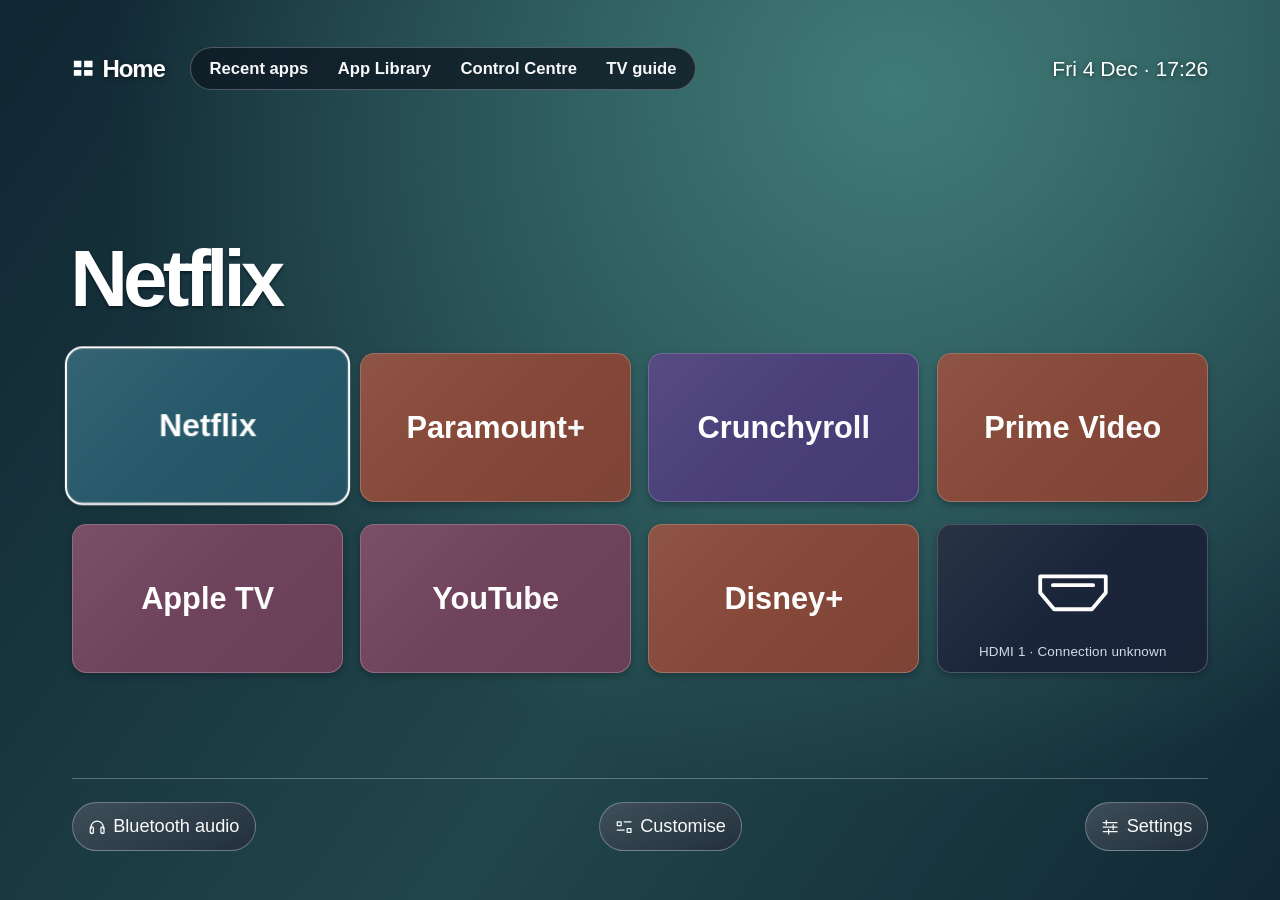
<file: app/index.html>
<!doctype html>
<html lang="en">
<head>
  <meta charset="utf-8">
  <meta name="viewport" content="width=device-width, initial-scale=1">
  <title>TV Dashboard</title>
  <link rel="icon" href="assets/icon.png">
  <link rel="stylesheet" href="style.css">
</head>
<body>
  <main>
    <header>
      <div class="home-title">
        <svg class="home-icon" viewBox="0 0 24 24" aria-hidden="true"><path d="M2 4h8v7H2zM13 4h9v7h-9zM2 14h8v6H2zM13 14h9v6h-9z"/></svg>
        <h1>Home</h1>
      </div>
      <nav class="top-actions" aria-label="Dashboard">
        <button id="recent" type="button">Recent apps</button>
        <button id="library" type="button">App Library</button>
        <button id="centre" type="button">Control Centre</button>
        <button id="guide" type="button">TV guide</button>
      </nav>
      <div class="clock-block">
        <time></time>
        <div id="weather" hidden>
          <span id="conditions"></span>
          <small>Weather by Open-Meteo</small>
        </div>
      </div>
    </header>

    <section class="library" aria-label="Apps and inputs">
      <div class="current-selection" aria-hidden="true">
        <p id="selection-name">Netflix</p>
      </div>
      <div id="tiles"></div>
    </section>

    <div class="utilities" role="group" aria-label="Dashboard controls">
      <button type="button" id="air">
        <svg viewBox="0 0 24 24" aria-hidden="true"><path d="M4 14v-2a8 8 0 0 1 16 0v2"/><rect x="3" y="12" width="4" height="8" rx="1"/><rect x="17" y="12" width="4" height="8" rx="1"/></svg>
        <span>Bluetooth audio</span>
      </button>
      <button type="button" id="custom">
        <svg viewBox="0 0 24 24" aria-hidden="true"><path d="M3 5h5v5H3zM12 5h9M3 16h9M16 14h5v5h-5z"/></svg>
        <span>Customise</span>
      </button>
      <button type="button" id="settings">
        <svg viewBox="0 0 24 24" aria-hidden="true"><path d="M3 6h18M3 12h18M3 18h18"/><path d="M7 3v6M16 9v6M10 15v6"/></svg>
        <span>Settings</span>
      </button>
    </div>
    <p id="hint" role="status" hidden></p>
  </main>

  <button type="button" id="undo-hide" hidden></button>
  <section id="panel" hidden role="dialog" aria-modal="true" aria-labelledby="panel-title">
    <h2 id="panel-title"></h2>
    <input id="hdmi-name" type="text" maxlength="32" aria-label="HDMI shortcut name" placeholder="Use the artwork or port name" hidden>
    <input id="guide-value" autocomplete="off" min="1" max="999" hidden>
    <input id="app-search" type="text" aria-label="Search apps by name" placeholder="Search apps by name" maxlength="60" autocomplete="off" hidden>
    <p id="panel-note" role="status" hidden></p>
    <div id="options"></div>
  </section>
  <section id="launch-screen" hidden role="status" aria-live="polite">
    <p id="launch-label"></p>
  </section>
  <aside hidden role="dialog" aria-modal="true" aria-labelledby="dialog-title" aria-describedby="dialog-message">
    <h2 id="dialog-title"></h2>
    <p id="dialog-message"></p>
    <button type="button" id="dismiss">Back</button>
  </aside>
  <script src="weather-location.js"></script>
  <script src="app-library.js"></script>
  <script src="watchlist.js"></script>
  <script src="movie-night-ideas.js"></script>
  <script src="phone-location.js"></script>
  <script src="phone-watchlist.js"></script>
  <script src="episode-shelf.js"></script>
  <script src="tv-guide.js"></script>
  <script src="dashboard.js"></script>
</body>
</html>
</file>
<file: app/style.css>
* { box-sizing: border-box; }
html, body { width: 100%; height: 100%; }
body {
  margin: 0;
  overflow: hidden;
  background: #152027;
  color: #fff;
  font-family: "Helvetica Neue", Arial, sans-serif;
  -webkit-font-smoothing: antialiased;
}
[hidden] { display: none !important; }
button {
  -webkit-appearance: none;
  appearance: none;
  padding: 0;
  border: 0;
  border-radius: 0;
  font: inherit;
  color: inherit;
  cursor: pointer;
}
button:focus { outline: .2vw solid white; }
main {
  position: relative;
  width: 100%;
  height: 100%;
  padding: 5.2vh 5.6vw;
  background-color: #18272d;
}
/* Keep the scenery on its own surface while focus moves across the grid. */
main::before {
  content: "";
  position: absolute;
  top: 0; right: 0; bottom: 0; left: 0;
  pointer-events: none;
  background-position: center;
  background-size: cover;
  transform: translateZ(0);
}
body.wallpaper-ready main::before {
  background-image: radial-gradient(ellipse at 70% 10%, #407b78, transparent 62%), linear-gradient(125deg, #102632, #21464b 56%, #112935);
}
body.wallpaper-ready.midnight main::before {
  background-image: radial-gradient(ellipse at 72% 9%, #705978, transparent 64%), linear-gradient(125deg, #211f38, #323248 62%, #151c30);
}
body.black main::before { background: #000; }

header, .home-title, .utilities, .utilities button {
  display: flex;
  align-items: center;
}
header, .utilities { justify-content: space-between; }
header {
  position: relative;
  text-shadow: 0 .08vw .4vw rgba(0,0,0,.55);
}
.home-title { line-height: 1; }
.home-icon {
  width: 1.75vw;
  height: 1.75vw;
  margin-right: .65vw;
  stroke: none;
  fill: currentColor;
}
h1 {
  margin: 0;
  font-size: 1.88vw;
  font-weight: 600;
  letter-spacing: -.045em;
}
.clock-block { text-align: right; }
time { font-size: 1.65vw; font-weight: 500; font-variant-numeric: tabular-nums; }
#weather { display: none; }

.library { position: absolute; top: 26.3%; right: 5.6%; left: 5.6%; }
.current-selection { margin-bottom: 3.5vh; }
#selection-name {
  display: table;
  transform: translateZ(0);
  margin: 0 0 0 -.12vw;
  font-size: 6.25vw;
  font-weight: 600;
  line-height: 1.06;
  letter-spacing: -.061em;
  text-shadow: 0 .12vw .25vw rgba(3,14,22,.65);
}
#tiles {
  display: flex;
  flex-wrap: wrap;
  align-content: flex-start;
  margin: 0 -.66vw;
}
#tiles button {
  position: relative;
  width: calc(25% - 1.32vw);
  height: 16.6vh;
  margin: 0 .66vw 2.4vh;
  overflow: visible;
  border: 1px solid rgba(255,255,255,.22);
  border-radius: 1.12vw;
  background-color: #14202f;
  background-position: center;
  background-repeat: no-repeat;
  background-size: 63% 56%;
  box-shadow: 0 .24vw .55vw rgba(2,8,15,.28);
  transform: translateZ(0);
  will-change: transform;
  transition: transform 120ms ease-out;
}
#tiles button::before {
  content: "";
  position: absolute;
  top: 0; right: 0; bottom: 0; left: 0;
  border-radius: inherit;
  background: linear-gradient(135deg, rgba(255,255,255,.065), transparent 48%, rgba(4,9,17,.065));
  pointer-events: none;
}
#tiles button[data-brand="7"] { background-color: #1b2539; background-position: center 41%; background-size: 58% 48%; }
.hdmi-status {
  position: absolute;
  right: .5vw; bottom: 8%; left: .5vw;
  color: #d1dbe9;
  font-size: 1.05vw;
  line-height: 1.2;
  letter-spacing: .015em;
  text-align: center;
}
/* The tile artwork stays cached; focus changes only scale and ring opacity. */
#tiles button::after {
  content: "";
  position: absolute;
  top: -.22vw; right: -.22vw; bottom: -.22vw; left: -.22vw;
  border: .22vw solid #fff;
  border-radius: 1.34vw;
  pointer-events: none;
  opacity: 0;
  will-change: opacity;
}
#tiles button:focus {
  outline: none;
  transform: translate3d(0,-.14vw,0) scale(1.037);
}
#tiles button:focus::after { opacity: 1; }
#tiles button.moving::after { border-color: #71e4ef; }
#tiles button:active { transform: scale(.99); }

.utilities {
  position: absolute;
  right: 5.6%; bottom: 5.4%; left: 5.6%;
  padding-top: 2.6vh;
  border-top: 1px solid rgba(230,242,251,.3);
}
.utilities button, #dismiss, #undo-hide {
  border: 1px solid rgba(226,236,248,.34);
  border-radius: 4vw;
  background: linear-gradient(155deg, rgba(67,82,93,.89), rgba(35,47,59,.93));
  color: #f8fafb;
  font-size: 1.42vw;
  font-weight: 500;
  line-height: 1.25;
}
.utilities button {
  min-height: 5.5vh;
  padding: .36vw 1.18vw;
  transition: transform 120ms ease-out;
}
.utilities button svg {
  width: 1.43vw;
  height: 1.43vw;
  margin-right: .56vw;
  fill: none;
  stroke: currentColor;
  stroke-width: 1.65;
  stroke-linecap: round;
  stroke-linejoin: round;
}
.utilities button:focus, #dismiss:focus, #undo-hide:focus {
  outline: none;
  border-color: #fff;
  background: #eef4f8;
  color: #13202b;
  box-shadow: 0 0 0 .18vw #13202b, 0 0 0 .32vw #fff;
  transform: scale(1.025);
}

#panel, aside {
  position: fixed;
  z-index: 4;
  padding: 2.1vw;
  border: 1px solid rgba(228,238,248,.35);
  border-radius: 1.5vw;
  background: #192834;
  box-shadow: 0 0 0 120vmax rgba(4,10,16,.57);
}
#panel {
  right: 5.6%;
  bottom: 5.4%;
  width: 37%;
  max-height: 88vh;
  overflow-y: auto;
}
#panel h2, aside h2 {
  margin: 0 0 1.8vh;
  font-size: 2.5vw;
  font-weight: 600;
  line-height: 1.12;
  letter-spacing: -.04em;
}
#options button {
  display: block;
  width: 100%;
  margin: .55vh 0 0;
  padding: .57vw .9vw;
  border-radius: .55vw;
  background: #2a3b49;
  font-size: 1.46vw;
  line-height: 1.2;
  text-align: left;
}
#options button:focus {
  outline: none;
  background: #f0f5f8;
  color: #101e29;
}
aside {
  top: 50%; left: 50%;
  width: 49vw;
  padding: 2.6vw 3vw;
  transform: translate(-50%, -50%);
  text-align: center;
}
aside p { margin: 1.5vh 0 3vh; font-size: 1.65vw; line-height: 1.45; color: #e4ecf3; }
#dismiss, #undo-hide { padding: .6vw 1.6vw; }
#hint, #undo-hide {
  position: fixed;
  z-index: 2;
  margin: 0;
  background: #1b2a36;
}
#hint {
  right: 5.6%; top: 31vh;
  padding: .5em .95em;
  border: 1px solid rgba(227,239,249,.5);
  border-radius: 2vw;
  font-size: 1.35vw;
}
#undo-hide { top: 6vh; left: 50%; transform: translateX(-50%); }
#undo-hide:focus { transform: translateX(-50%); }

#launch-screen {
  position: fixed;
  top: 0; right: 0; bottom: 0; left: 0;
  z-index: 5;
  background: #000;
  animation: handoff-fade 150ms ease-out both;
}
@keyframes handoff-fade { from { opacity: 0; } to { opacity: 1; } }
#launch-label {
  position: absolute;
  bottom: 6vh; left: 5.6vw;
  margin: 0;
  color: #d1d3d5;
  font-size: 1.6vw;
  animation: handoff-fade 120ms 750ms ease-out both;
}
body.playing { background: transparent; }
body.playing main { visibility: hidden; }
body.ambient .library, body.ambient .utilities, body.ambient .home-title, body.ambient #hint { visibility: hidden; }
body.ambient #weather:not([hidden]) { display: block; margin-top: .3vw; font-size: 1.42vw; }
#weather small { display: block; margin-top: .25vw; font-size: 1vw; color: #e1e9ed; }
@media (prefers-reduced-motion: reduce) {
  #tiles button, .utilities button { transition: none; }
  #launch-screen { animation: none; }
  #launch-label { animation-duration: 0s; }
}

.top-actions {
  display: flex;
  align-items: center;
  margin: 0 auto 0 2vw;
  padding: .26vw;
  border: 1px solid rgba(255,255,255,.26);
  border-radius: 4vw;
  background: rgba(15,25,35,.79);
}
.top-actions button {
  padding: .58vw 1.15vw;
  background: transparent;
  border-radius: 3vw;
  color: #f7f8fa;
  font-size: 1.3vw;
  font-weight: 600;
}
.top-actions button:focus {
  outline: none;
  background: #f6f7fa;
  color: #17222d;
  box-shadow: 0 0 0 .16vw #223143, 0 0 0 .27vw #fff;
}
.app-wordmark {
  display: block;
  padding: 0 1vw;
  color: #fff;
  font-size: 2.4vw;
  font-weight: 650;
  line-height: 1.15;
  overflow: hidden;
  max-height: 2.3em;
}
#panel-note { margin: 0 0 1.3vw; color: #cfdeea; line-height: 1.35; font-size: 1.4vw; }
#panel.shelf-panel {
  top: 7vh; bottom: auto; left: 12%; right: 12%; width: auto;
  max-height: 86vh; overflow-y: auto; padding: 2vw 2.4vw;
  background: #162531;
}
.shelf-panel #options { display: flex; flex-wrap: wrap; margin: -.4vw; align-items: stretch; }
.shelf-panel #options button {
  display: flex; flex-direction: column; justify-content: center; align-items: center;
  width: calc(33.333% - .8vw); min-height: 5.6vw;
  padding: .6vw .8vw; margin: .4vw; text-align: center;
  background: #344b5d; color: white; border-radius: .8vw;
  font-size: 1.42vw; line-height: 1.15; word-wrap: break-word;
}
.shelf-panel #options button:focus { box-shadow: inset 0 0 0 .22vw #fff; outline: none; }
.shelf-panel #options .shelf-back { background: #253440; color: #e4eef6; }
.shelf-logo {
  width: 8vw; height: 2.45vw; margin-bottom: .32vw;
  border-radius: .28vw; background: transparent center/contain no-repeat;
}
#panel.control-panel { background: #1a2b37; }
body.ambient .top-actions { visibility: hidden; }
body.ambient:not(.black):not(.reduce-motion) main::before {
  animation: landscape-pan 65s ease-in-out infinite alternate;
}
@keyframes landscape-pan { from { transform: translateZ(0) scale(1.01); } to { transform: translate3d(-.8%,.5%,0) scale(1.08); } }
body.reduce-motion #tiles button, body.reduce-motion .utilities button { transition: none; }
body.reduce-motion #launch-screen { animation: none; }
body.reduce-motion #launch-label { animation-duration: 0s; }
@media (prefers-reduced-motion: reduce) {
  body.ambient:not(.black):not(.reduce-motion) main::before { animation: none; }
}

#guide-value, #hdmi-name, #app-search {
  display: block; width: 100%; padding: .72vw 1.1vw; margin: 0 0 1.15vw;
  border: 1px solid #718593; border-radius: .65vw; background: #223442;
  color: #fff; font: inherit; font-size: 1.4vw;
}
#app-search::-webkit-input-placeholder { color: #c4d3dd; }
#guide-value:focus, #hdmi-name:focus, #app-search:focus { outline: .16vw solid #fff; }

body.large-tiles .library { top: 15vh; }
body.large-tiles .current-selection { margin-bottom: 1.6vh; }
body.large-tiles #selection-name { font-size: 5.3vw; }
body.large-tiles #tiles button { width: calc(33.333% - 1.32vw); height: 16.4vh; }
body.large-tiles #tiles button:focus::after { border-width: .37vw; }
body.large-tiles .app-wordmark { font-size: 2.9vw; }
body.large-tiles .hdmi-status { font-size: 1.3vw; }
@media (min-aspect-ratio: 2/1) {
  #selection-name, body.large-tiles #selection-name { font-size: 8vh; }
  .current-selection { margin-bottom: 2vh; }
  .utilities { bottom: 3vh; }
}

#panel.guide-panel {
  width: 49%; background: #152c31; border-color: #587f7d;
}
.guide-panel #options .guide-pick {
  background: #21474a; padding: .76vw 1vw; font-weight: 600;
  overflow-wrap: break-word;
}
.guide-panel #options .guide-pick:focus { background: #d7f1e7; color: #122d2d; }
.guide-pick small { display: block; margin-top: .3vw; font-size: 1.12vw; font-weight: 400; }

.phone-pairing-card { display: flex; align-items: center; margin: 1vw 0; }
.phone-pairing-qr { width: 13vw; height: 13vw; min-width: 116px; min-height: 116px; flex: none; background: white; margin-right: 1.5vw; }
.phone-pairing-copy, .phone-pairing-address, .phone-pairing-code, .phone-pairing-status { display: block; }
.phone-pairing-address { word-break: break-all; margin: .6vw 0; }
.phone-pairing-code { color: #fff; letter-spacing: .12em; font-size: 1.7vw; }
.phone-pairing-status { margin-top: .55vw; }
</file>
